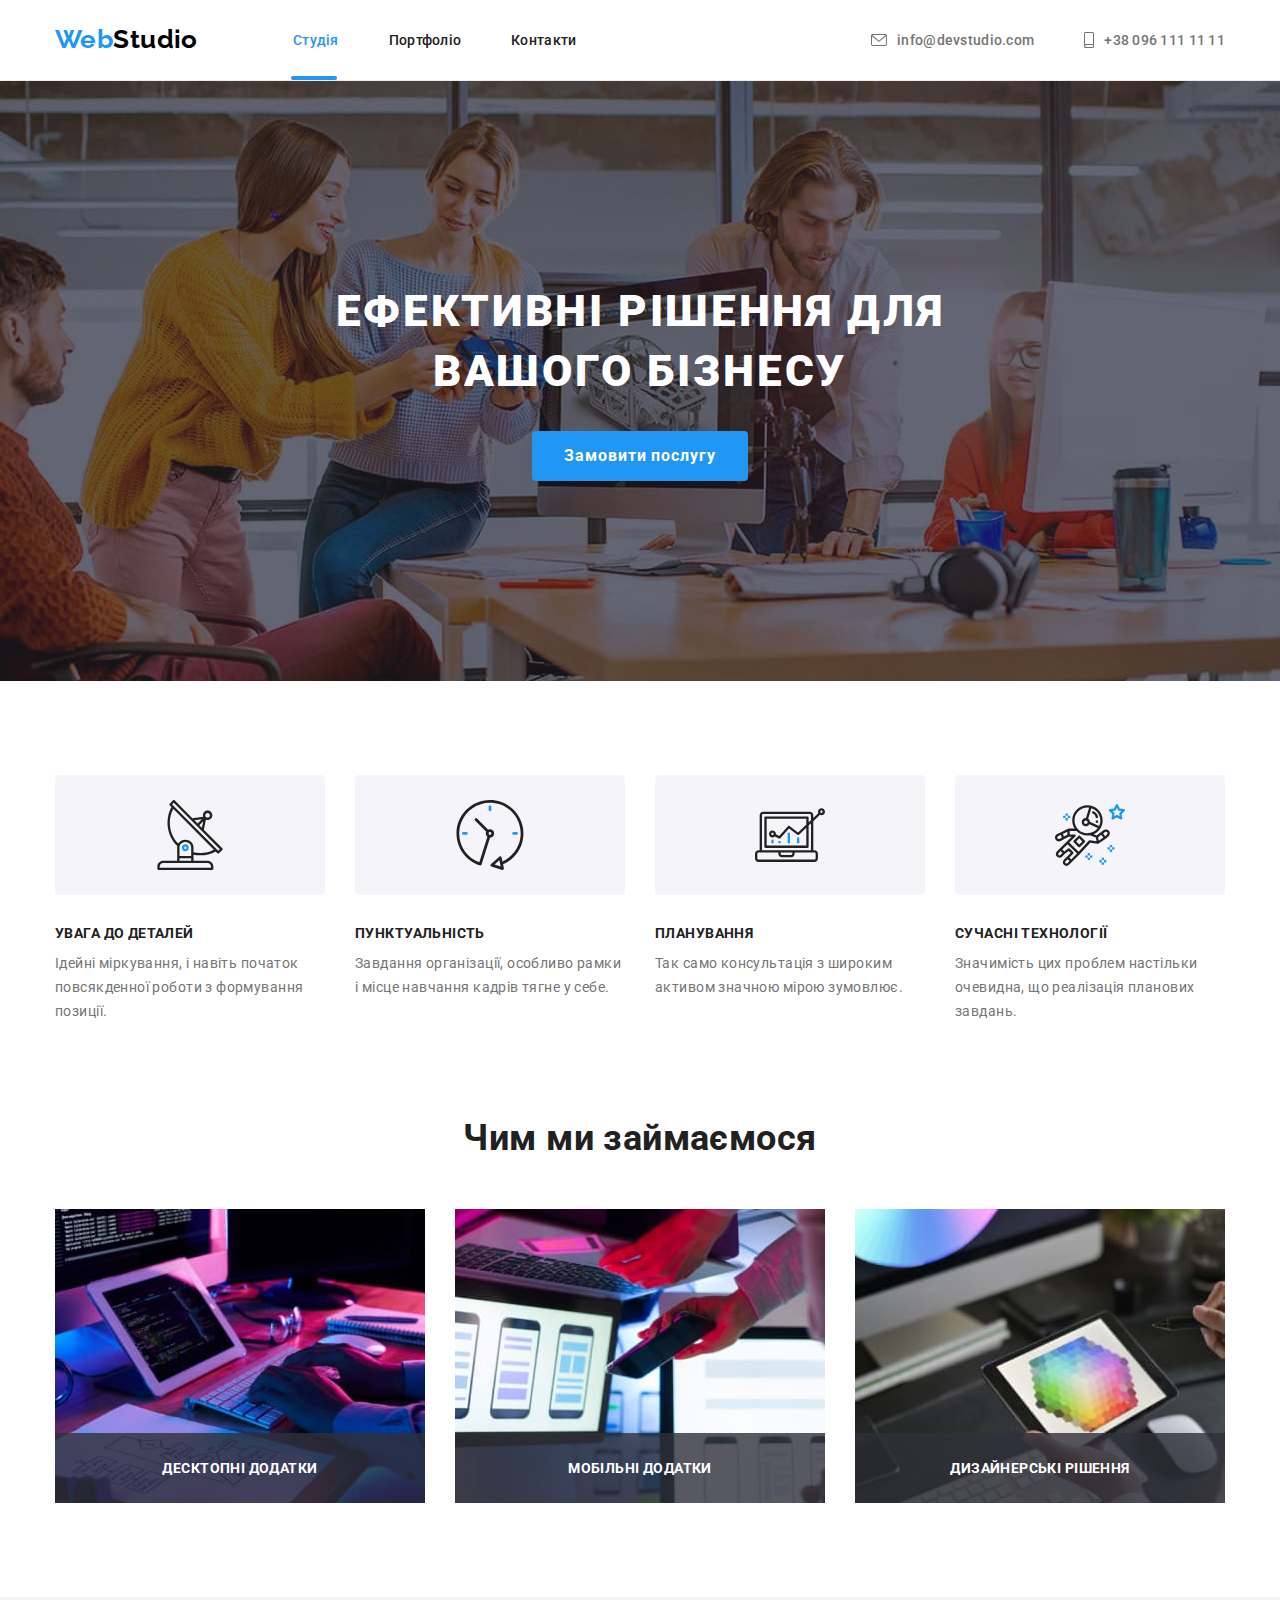
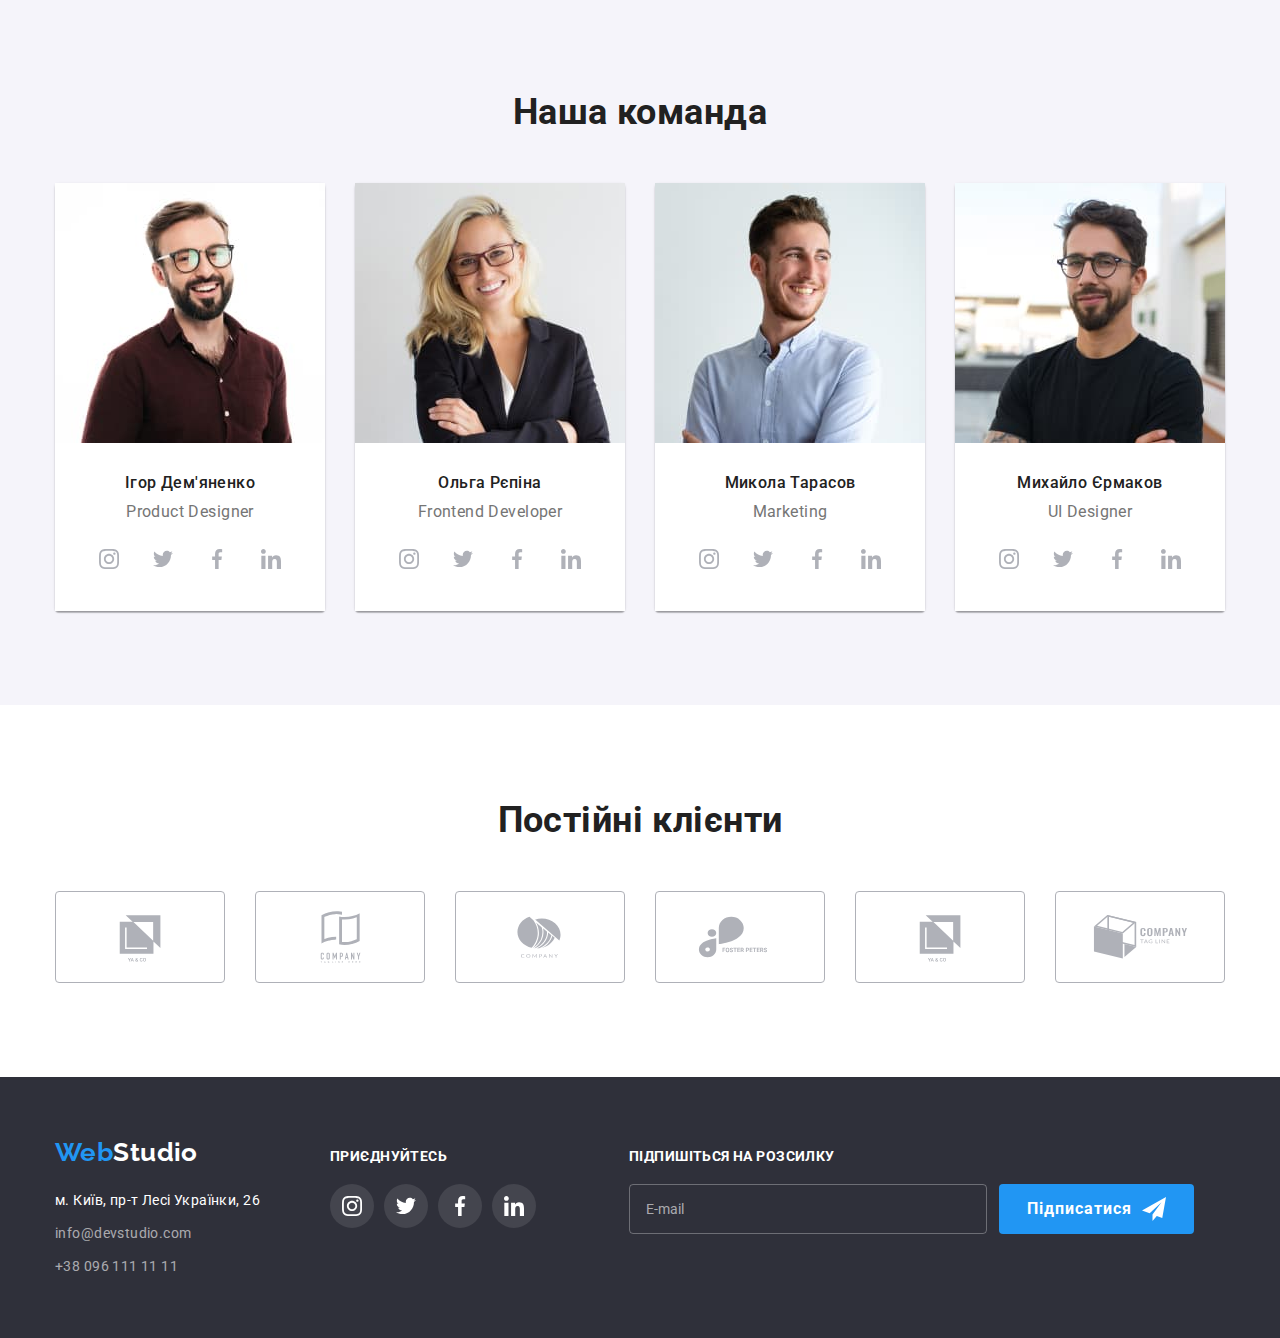
<file: index.html>
<!DOCTYPE html>
<html lang="uk">
  <head>
    <meta charset="UTF-8" />
    <meta http-equiv="X-UA-Compatible" content="IE=edge" />
    <meta name="viewport" content="width=device-width, initial-scale=1.0" />
    <title>WebStudio</title>
    <link rel="preconnect" href="https://fonts.googleapis.com" />
    <link rel="preconnect" href="https://fonts.gstatic.com" crossorigin />
    <link
      href="https://fonts.googleapis.com/css2?family=Raleway:wght@700&family=Roboto:wght@400;500;700;900&display=swap"
      rel="stylesheet"
    />
    <link
      rel="stylesheet"
      href="https://cdnjs.cloudflare.com/ajax/libs/modern-normalize/1.1.0/modern-normalize.min.css"
    />
    <link rel="stylesheet" href="./css/styles.css" />
  </head>
  <body>
    <header class="header">
      <div class="container container-header-nav">
        <nav class="flex-nav">
          <a href="./index.html" class="logo-header">Web<span class="logo-dark">Studio</span></a>
          <ul class="list list-header">
            <li>
              <a href="./index.html" class="nav-link current">Студія</a>
            </li>
            <li>
              <a href="./portfolio.html" class="nav-link">Портфоліо</a>
            </li>
            <li>
              <a href="#" class="nav-link">Контакти</a>
            </li>
          </ul>
        </nav>
        <ul class="list list-header list-header-marginauto">
          <li class="flex-mail">
            <a href="mailto:info@devstudio.com" class="mail-link">
              <svg class="icon-logo-header" width="16" height="12">
                <use href="./images/icons.svg#icon-envelope"></use>
              </svg>
              info@devstudio.com
            </a>
          </li>
          <li class="flex-mail">
            <a href="tel:+380961111111" class="header-phone">
              <svg class="icon-logo-header" width="10px" height="16px">
                <use href="./images/icons.svg#icon-smartphone"></use>
              </svg>
              +38 096 111 11 11
            </a>
          </li>
        </ul>
      </div>
    </header>
    <main>
      <section class="section hero-section overlay">
        <div class="container">
          <h1 class="hero-title">Ефективні рішення для вашого бізнесу</h1>
          <button type="button" class="main-button" data-modal-open>Замовити послугу</button>
        </div>
      </section>
      <section class="section primary-section">
        <div class="container primary-section-container">
          <h2 class="visually-hidden">Наші переваги</h2>
          <ul class="list-primary-section">
            <li class="flex-description">
              <div class="icon-description-background">
                <svg width="70px" height="70px">
                  <use href="./images/icons.svg#icon-antenna"></use>
                </svg>
              </div>
              <h3 class="title-description">Увага до деталей</h3>
              <p class="description-benefits">
                Ідейні міркування, і навіть початок повсякденної роботи з формування позиції.
              </p>
            </li>
            <li class="flex-description">
              <div class="icon-description-background">
                <svg width="70px" height="70px">
                  <use href="./images/icons.svg#icon-clock"></use>
                </svg>
              </div>
              <h3 class="title-description">Пунктуальність</h3>
              <p class="description-benefits">
                Завдання організації, особливо рамки і місце навчання кадрів тягне у себе.
              </p>
            </li>
            <li class="flex-description">
              <div class="icon-description-background">
                <svg class="-icon-description" width="70px" height="70px">
                  <use href="./images/icons.svg#icon-diagram"></use>
                </svg>
              </div>
              <h3 class="title-description">Планування</h3>
              <p class="description-benefits">
                Так само консультація з широким активом значною мірою зумовлює.
              </p>
            </li>
            <li class="flex-description">
              <div class="icon-description-background">
                <svg width="70px" height="70px">
                  <use href="./images/icons.svg#icon-astronaut"></use>
                </svg>
              </div>
              <h3 class="title-description">Сучасні технології</h3>
              <p class="description-benefits">
                Значимість цих проблем настільки очевидна, що реалізація планових завдань.
              </p>
            </li>
          </ul>
        </div>
      </section>
      <section class="section main-section">
        <div class="container main-flex-container">
          <h2 class="main-title">Чим ми займаємося</h2>
          <ul class="list main-list-container">
            <li class="flex-list">
              <img src="./images/box-1.jpg" alt="Робота з планшетом і клавіатурою" width="370" />
              <p class="main-text">Десктопні додатки</p>
            </li>
            <li class="flex-list">
              <img src="./images/box-2.jpg" alt="Робота з телефоном і комп'ютером" width="370" />
              <p class="main-text">Мобільні додатки</p>
            </li>
            <li class="flex-list">
              <img src="./images/box-3.jpg" alt="Робота з планшетом" width="370" />
              <p class="main-text">Дизайнерські рішення</p>
            </li>
          </ul>
        </div>
      </section>
      <section class="section secondary-section">
        <div class="container secondary-container secondary-flex-container">
          <h2 class="secondary-title">Наша команда</h2>
          <ul class="list secondary-list-container">
            <li class="item-secondary-flex">
              <img
                src="./images/1-team-player.jpg"
                alt="хлопець в окулярах"
                width="270"
                class="image-secondary-flex"
              />
              <div class="team-box">
                <h3 class="team-box-title">Ігор Дем'яненко</h3>
                <p lang="en" class="discription-command">Product Designer</p>
                <ul class="list net-flex">
                  <li>
                    <a href="#" class="link-net">
                      <svg class="icon icon-instagram" width="20px" height="20px">
                        <use href="./images/icons.svg#icon-instagram"></use>
                      </svg>
                    </a>
                  </li>
                  <li>
                    <a href="#" class="link-net">
                      <svg class="icon icon-twitter" width="20px" height="20px">
                        <use href="./images/icons.svg#icon-twitter"></use>
                      </svg>
                    </a>
                  </li>
                  <li>
                    <a href="#" class="link-net">
                      <svg class="icon icon-twitter" width="20px" height="20px">
                        <use href="./images/icons.svg#icon-facebook"></use>
                      </svg>
                    </a>
                  </li>
                  <li>
                    <a href="#" class="link-net">
                      <svg class="icon icon-twitter" width="20px" height="20px">
                        <use href="./images/icons.svg#icon-linkedin"></use>
                      </svg>
                    </a>
                  </li>
                </ul>
              </div>
            </li>
            <li class="item-secondary-flex">
              <img
                src="./images/2-team-player.jpg"
                alt="Дівчина з білим волоссям"
                width="270"
                class="image-secondary-flex"
              />
              <div class="team-box">
                <h3 class="team-box-title">Ольга Рєпіна</h3>
                <p lang="en" class="discription-command">Frontend Developer</p>
                <ul class="list net-flex">
                  <li>
                    <a href="#" class="link-net">
                      <svg class="icon icon-instagram" width="20px" height="20px">
                        <use href="./images/icons.svg#icon-instagram"></use>
                      </svg>
                    </a>
                  </li>
                  <li>
                    <a href="#" class="link-net">
                      <svg class="icon icon-twitter" width="20px" height="20px">
                        <use href="./images/icons.svg#icon-twitter"></use>
                      </svg>
                    </a>
                  </li>
                  <li>
                    <a href="#" class="link-net">
                      <svg class="icon icon-twitter" width="20px" height="20px">
                        <use href="./images/icons.svg#icon-facebook"></use>
                      </svg>
                    </a>
                  </li>
                  <li>
                    <a href="#" class="link-net">
                      <svg class="icon icon-twitter" width="20px" height="20px">
                        <use href="./images/icons.svg#icon-linkedin"></use>
                      </svg>
                    </a>
                  </li>
                </ul>
              </div>
            </li>
            <li class="item-secondary-flex">
              <img
                src="./images/3-team-player.jpg"
                alt="Хлопець в голубій рубашці"
                width="270"
                class="image-secondary-flex"
              />
              <div class="team-box">
                <h3 class="team-box-title">Микола Тарасов</h3>
                <p lang="en" class="discription-command">Marketing</p>
                <ul class="list net-flex">
                  <li>
                    <a href="#" class="link-net">
                      <svg class="icon" width="20px" height="20px">
                        <use href="./images/icons.svg#icon-instagram"></use>
                      </svg>
                    </a>
                  </li>
                  <li>
                    <a href="#" class="link-net">
                      <svg class="icon" width="20px" height="20px">
                        <use href="./images/icons.svg#icon-twitter"></use>
                      </svg>
                    </a>
                  </li>
                  <li>
                    <a href="#" class="link-net">
                      <svg class="icon" width="20px" height="20px">
                        <use href="./images/icons.svg#icon-facebook"></use>
                      </svg>
                    </a>
                  </li>
                  <li>
                    <a href="#" class="link-net">
                      <svg class="icon" width="20px" height="20px">
                        <use href="./images/icons.svg#icon-linkedin"></use>
                      </svg>
                    </a>
                  </li>
                </ul>
              </div>
            </li>
            <li class="item-secondary-flex">
              <img
                src="./images/4-team-player.jpg"
                alt="Хлопець в коричневій футболці"
                width="270"
                class="image-secondary-flex"
              />
              <div class="team-box">
                <h3 class="team-box-title">Михайло Єрмаков</h3>
                <p lang="en" class="discription-command">UI Designer</p>
                <ul class="list net-flex">
                  <li>
                    <a href="#" class="link-net">
                      <svg class="icon" width="20px" height="20px">
                        <use href="./images/icons.svg#icon-instagram"></use>
                      </svg>
                    </a>
                  </li>
                  <li>
                    <a href="#" class="link-net">
                      <svg class="icon" width="20px" height="20px">
                        <use href="./images/icons.svg#icon-twitter"></use>
                      </svg>
                    </a>
                  </li>
                  <li>
                    <a href="#" class="link-net">
                      <svg class="icon" width="20px" height="20px">
                        <use href="./images/icons.svg#icon-facebook"></use>
                      </svg>
                    </a>
                  </li>
                  <li>
                    <a href="#" class="link-net">
                      <svg class="icon" width="20px" height="20px">
                        <use href="./images/icons.svg#icon-linkedin"></use>
                      </svg>
                    </a>
                  </li>
                </ul>
              </div>
            </li>
          </ul>
        </div>
      </section>
      <section class="section">
        <div class="container">
          <h2 class="text-clients">Постійні клієнти</h2>
          <ul class="list clients-flex">
            <li>
              <a href="#" class="link-logo-clients icon-clients-border">
                <svg class="icon-logo-clients" width="106px" height="60px">
                  <use href="./images/icons.svg#icon-logo"></use>
                </svg>
              </a>
            </li>
            <li>
              <a href="#" class="link-logo-clients icon-clients-border">
                <svg class="icon-logo-clients" width="106px" height="60px">
                  <use href="./images/icons.svg#icon-logo-1"></use>
                </svg>
              </a>
            </li>
            <li>
              <a href="#" class="link-logo-clients icon-clients-border">
                <svg class="icon-logo-clients" width="106px" height="60px">
                  <use href="./images/icons.svg#icon-logo-2"></use>
                </svg>
              </a>
            </li>
            <li>
              <a href="#" class="link-logo-clients icon-clients-border">
                <svg class="icon-logo-clients" width="106px" height="60px">
                  <use href="./images/icons.svg#icon-logo-3"></use>
                </svg>
              </a>
            </li>
            <li>
              <a href="#" class="link-logo-clients icon-clients-border">
                <svg class="icon-logo-clients" width="106px" height="60px">
                  <use href="./images/icons.svg#icon-logo-4"></use>
                </svg>
              </a>
            </li>
            <li>
              <a href="#" class="link-logo-clients icon-clients-border">
                <svg class="icon-logo-clients" width="106" height="60">
                  <use href="./images/icons.svg#icon-Logo-5"></use>
                </svg>
              </a>
            </li>
          </ul>
        </div>
      </section>
    </main>
    <footer class="footer">
      <div class="container main-flex-footer">
        <div class="flex-footer-nav">
          <a href="./index.html" class="logo-footer">Web<span class="logo-light">Studio</span></a>
          <address class="flex-footer-adress">
            <ul class="list">
              <li class="footer-adress">
                <a
                  href="https://goo.gl/maps/sygjHCtaj6LVPZhWA"
                  target="_blank"
                  rel="noopener noreferrer nofollow"
                  class="footer-adress-link"
                  >м. Київ, пр-т Лесі Українки, 26</a
                >
              </li>
              <li class="footer-contacts">
                <a
                  href="mailto:info@devstudio.com"
                  target="_blank"
                  rel="noopener noreferrer nofollow"
                  class="footer-link"
                  >info@devstudio.com
                </a>
              </li>
              <li class="footer-contacts footer-contacts-nomargin">
                <a
                  href="tel:+380961111111"
                  target="_blank"
                  rel="noopener noreferrer nofollow"
                  class="footer-link"
                  >+38 096 111 11 11
                </a>
              </li>
            </ul>
          </address>
        </div>
        <div class="net-flex net-flex-footer">
          <p class="net-text">Приєднуйтесь</p>
          <ul class="list net-flex">
            <li>
              <a href="#" class="link-net link-net-footer">
                <svg class="icon icon-footer icon-instagram" width="20px" height="20px">
                  <use href="./images/icons.svg#icon-instagram"></use>
                </svg>
              </a>
            </li>
            <li>
              <a href="#" class="link-net link-net-footer">
                <svg class="icon icon-footer icon-twitter" width="20px" height="20px">
                  <use href="./images/icons.svg#icon-twitter"></use>
                </svg>
              </a>
            </li>
            <li>
              <a href="#" class="link-net link-net-footer">
                <svg class="icon icon-footer icon-twitter" width="20px" height="20px">
                  <use href="./images/icons.svg#icon-facebook"></use>
                </svg>
              </a>
            </li>
            <li>
              <a href="#" class="link-net link-net link-net-footer">
                <svg class="icon icon-footer icon-twitter" width="20px" height="20px">
                  <use href="./images/icons.svg#icon-linkedin"></use>
                </svg>
              </a>
            </li>
          </ul>
        </div>
        <form class="form-footer">
          <p class="text-form-footer">Підпишіться на розсилку</p>
          <div class="field-form-footer">
            <label class="label-form-footer visually-hidden" for="form-follow-footer">Email</label>
            <input
              class="form-follow-footer"
              type="email"
              id="form-follow-footer"
              name="email"
              placeholder="E-mail"
            />
            <button class="button-footer" type="submit">
              Підписатися
              <svg class="button-footer-icon" width="24px" height="24px">
                <use href="./images/icons.svg#icon-send"></use>
              </svg>
            </button>
          </div>
        </form>
      </div>
    </footer>
    <div class="backdrop is-hidden" data-modal>
      <div class="modal">
        <form class="contact-form">
          <p class="modal-title">Залиште свої дані, ми вам передзвонимо</p>
          <button class="button-close-modal" data-modal-close>
            <svg width="18" height="18">
              <use href="./images/icons.svg#icon-close-modal "></use>
            </svg>
          </button>
          <div class="form-field">
            <label class="form-label" for="person-name">Ім'я</label>
            <div class="form-control">
              <input class="form-input" id="person-name" type="text" name="person-name" />
              <svg class="form-icon" width="18" height="18">
                <use href="./images/icons.svg#icon-person-modal"></use>
              </svg>
            </div>
          </div>
          <div class="form-field">
            <label class="form-label" for="person-tel">Телефон</label>
            <div class="form-control">
              <input class="form-input" id="person-tel" type="tel" name="person-tel" />
              <svg class="form-icon" width="18" height="18">
                <use href="./images/icons.svg#icon-phone-modal"></use>
              </svg>
            </div>
          </div>
          <div class="form-field">
            <label class="form-label" for="person-mail">Пошта</label>
            <div class="form-control">
              <input class="form-input" id="person-mail" type="email" name="person-mail" />
              <svg class="form-icon" width="18" height="18">
                <use href="./images/icons.svg#icon-email-modal"></use>
              </svg>
            </div>
          </div>
          <div class="form-field-textarea">
            <label class="form-label" for="person-comment">Коментар</label>
            <textarea
              class="form-textarea"
              id="person-comment"
              placeholder="Введіть текст"
              name="person-comment"
            ></textarea>
          </div>
          <div class="form-field-checkbox">
            <input
              class="checkbox-input visually-hidden"
              id="terms-checkbox"
              type="checkbox"
              name="terms-checkbox"
            />
            <svg class="form-icon-checkbox" width="16" height="15">
              <use href="./images/icons.svg#icon-check-modal"></use>
            </svg>
            <label class="checkbox-label" for="terms-checkbox"
              >Погоджуюся з розсилкою та приймаю
              <a class="checkbox-link" href="#"> Умови договору</a>
            </label>
          </div>
          <button type="submit" class="form-button">Відправити</button>
        </form>
      </div>
    </div>
    <script src="./js/modal.js"></script>
  </body>
</html>
</file>
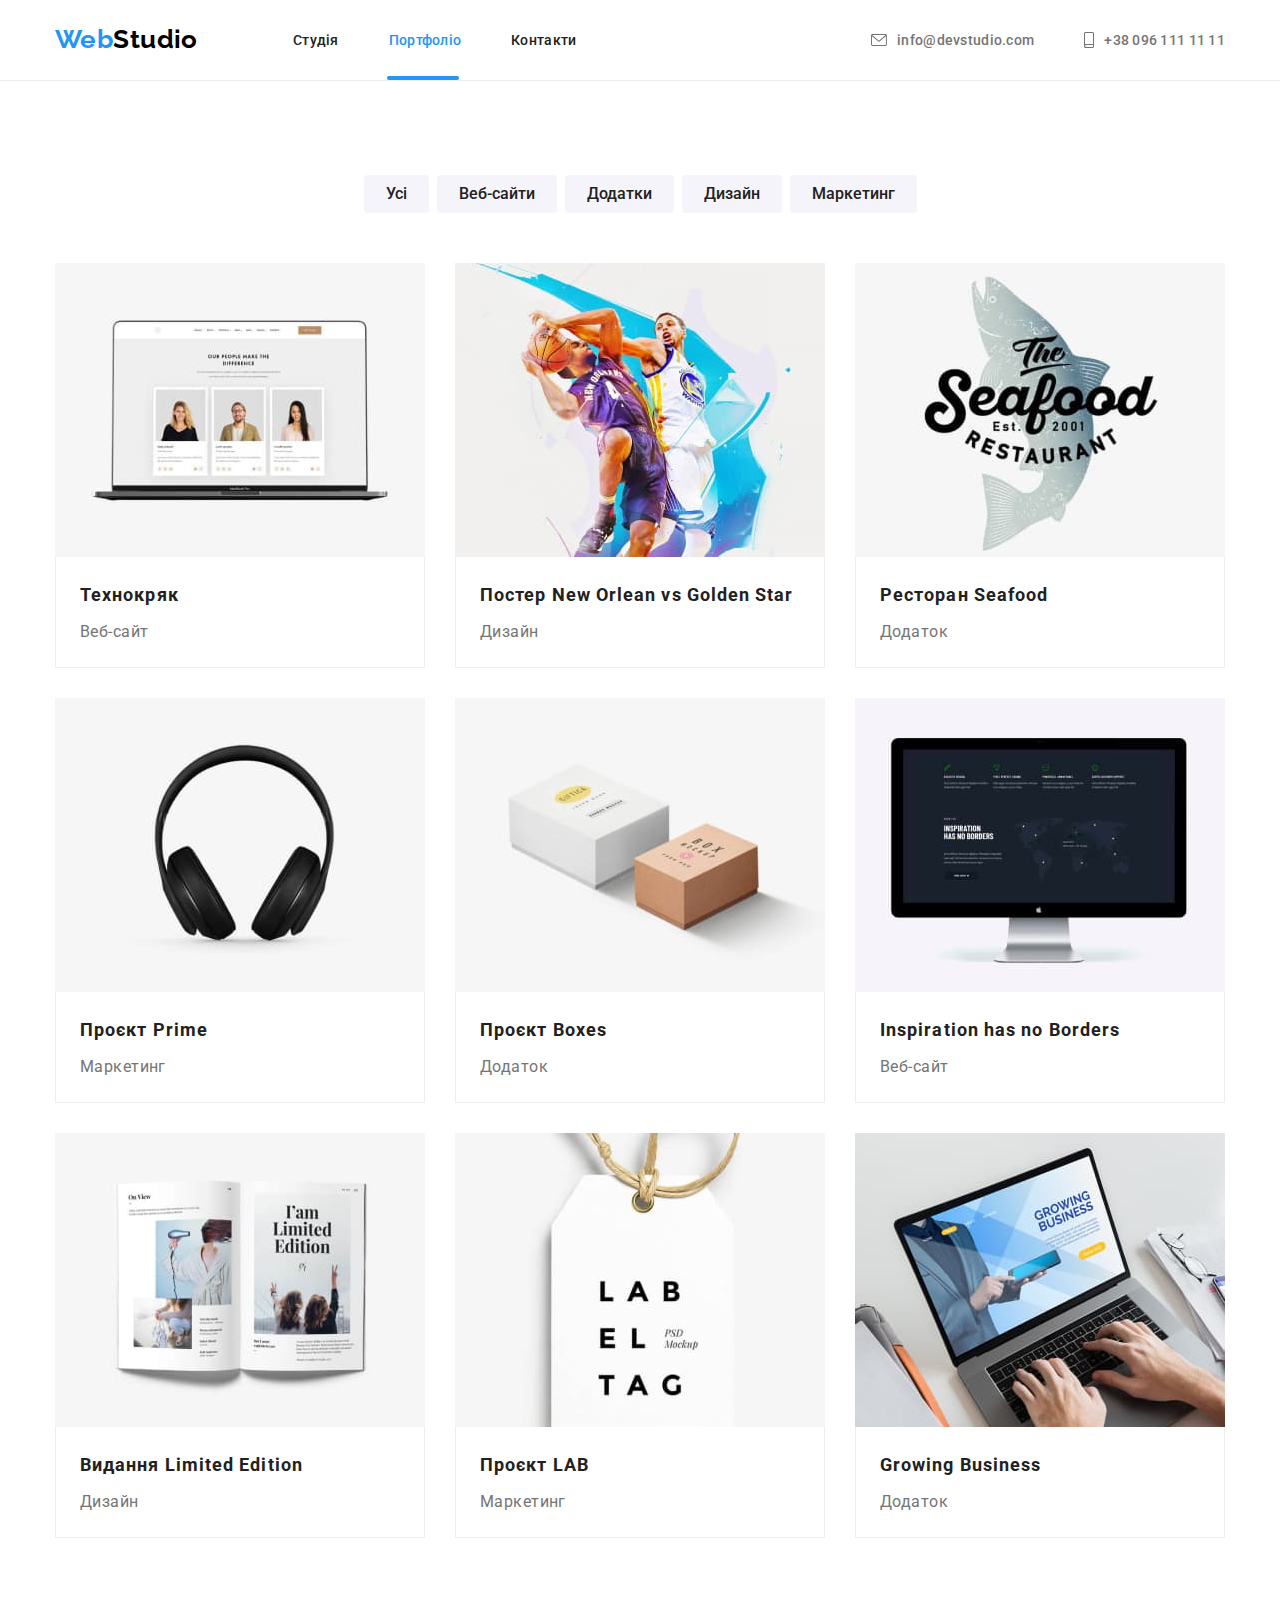
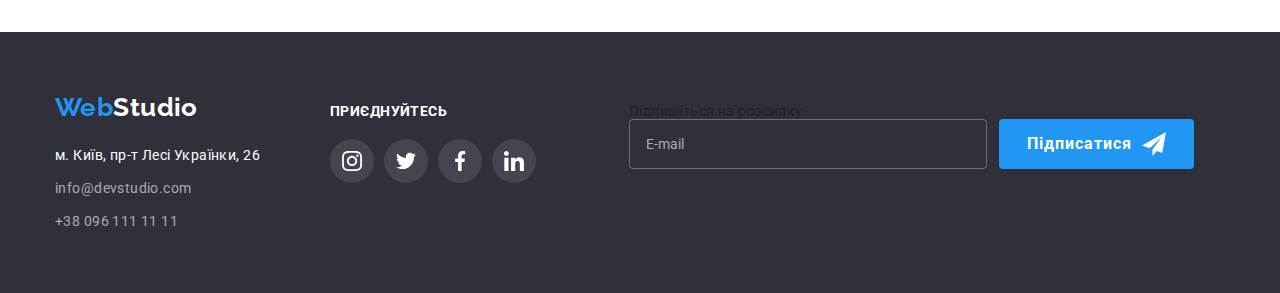
<file: portfolio.html>
<!DOCTYPE html>
<html lang="uk">
  <head>
    <meta charset="UTF-8" />
    <meta http-equiv="X-UA-Compatible" content="IE=edge" />
    <meta name="viewport" content="width=device-width, initial-scale=1.0" />
    <title>WebStudio</title>
    <link rel="preconnect" href="https://fonts.googleapis.com" />
    <link rel="preconnect" href="https://fonts.gstatic.com" crossorigin />
    <link
      href="https://fonts.googleapis.com/css2?family=Raleway:wght@700&family=Roboto:wght@400;500;700;900&display=swap"
      rel="stylesheet"
    />
    <link
      rel="stylesheet"
      href="https://cdnjs.cloudflare.com/ajax/libs/modern-normalize/1.1.0/modern-normalize.min.css"
    />
    <link rel="stylesheet" href="./css/styles.css" />
  </head>
  <body>
    <header class="header">
      <div class="container container-header-nav">
        <nav class="flex-nav">
          <a href="./index.html" class="logo-header">Web<span class="logo-dark">Studio</span></a>
          <ul class="list list-header">
            <li>
              <a href="./index.html" class="nav-link">Студія</a>
            </li>
            <li>
              <a href="./portfolio.html" class="nav-link current">Портфоліо</a>
            </li>
            <li>
              <a href="#" class="nav-link">Контакти</a>
            </li>
          </ul>
        </nav>
        <ul class="list list-header list-header-marginauto">
          <li class="flex-mail">
            <a href="mailto:info@devstudio.com" class="mail-link">
              <svg class="icon-logo-header" width="16" height="12">
                <use href="./images/icons.svg#icon-envelope"></use>
              </svg>
              info@devstudio.com
            </a>
          </li>
          <li class="flex-mail">
            <a href="tel:+380961111111" class="header-phone">
              <svg class="icon-logo-header" width="10px" height="16px">
                <use href="./images/icons.svg#icon-smartphone"></use>
              </svg>
              +38 096 111 11 11
            </a>
          </li>
        </ul>
      </div>
    </header>
    <main>
      <section class="section main-section-portfolio">
        <div class="container">
          <h1 lang="en" class="hero-portfolio-title visually-hidden">
            Основні напрямки діяльності компанії WebStudio
          </h1>
          <ul class="list secondary-buttons">
            <li class="item-secondary-button">
              <button type="button" class="secondary-button">Усі</button>
            </li>
            <li class="item-secondary-button">
              <button type="button" class="secondary-button">Веб-сайти</button>
            </li>
            <li class="item-secondary-button">
              <button type="button" class="secondary-button">Додатки</button>
            </li>
            <li class="item-secondary-button">
              <button type="button" class="secondary-button">Дизайн</button>
            </li>
            <li class="item-secondary-button">
              <button type="button" class="secondary-button">Маркетинг</button>
            </li>
          </ul>
          <ul class="list list-prtfolio-flex">
            <li class="item-prtfolio-flex">
              <a
                href="#"
                target="_blank"
                rel="noopener noreferrer nofollow"
                class="link-decoration-portfolio"
              >
                <div class="thumb-card">
                  <img
                    src="./images/portfolio-1-laptop-whith-open-site.jpg"
                    alt="Сайт відкритий на ноутбуці"
                    width="370"
                  />
                  <p class="overlay-text-decoration">
                    Ресурс пропонує комплексні пропозиції з різним рівнем функціоналу та сервісів.
                    Все це дозволить відвідувачу отримати вичерпні відомості про компанію чи
                    приватну особу.
                  </p>
                </div>
                <div class="item-prtfolio-flexpart">
                  <h2 class="title-item-card">Технокряк</h2>
                  <p class="project-description">Веб-сайт</p>
                </div>
              </a>
            </li>
            <li class="item-prtfolio-flex">
              <a
                href="#"
                target="_blank"
                rel="noopener noreferrer nofollow"
                class="link-decoration-portfolio"
              >
                <div class="thumb-card">
                  <img
                    src="./images/portfolio-2-basketball-players.jpg"
                    alt="Два баскетболісти"
                    width="370"
                  />
                  <p class="overlay-text-decoration">
                    Ресурс пропонує комплексні пропозиції з різним рівнем функціоналу та сервісів.
                    Все це дозволить відвідувачу отримати вичерпні відомості про компанію чи
                    приватну особу.
                  </p>
                </div>
                <div class="item-prtfolio-flexpart">
                  <h2 lang="en" class="title-item-card">Постер New Orlean vs Golden Star</h2>
                  <p class="project-description">Дизайн</p>
                </div>
              </a>
            </li>
            <li class="item-prtfolio-flex">
              <a
                href="#"
                target="_blank"
                rel="noopener noreferrer nofollow"
                class="link-decoration-portfolio"
              >
                <div class="thumb-card">
                  <img src="./images/portfolio-3-logo-seafood.jpg" alt="Сіра риба" width="370" />
                  <p class="overlay-text-decoration">
                    Ресурс пропонує комплексні пропозиції з різним рівнем функціоналу та сервісів.
                    Все це дозволить відвідувачу отримати вичерпні відомості про компанію чи
                    приватну особу.
                  </p>
                </div>
                <div class="item-prtfolio-flexpart">
                  <h2 lang="en" class="title-item-card">Ресторан Seafood</h2>
                  <p class="project-description">Додаток</p>
                </div>
              </a>
            </li>
            <li class="item-prtfolio-flex">
              <a
                href="#"
                target="_blank"
                rel="noopener noreferrer nofollow"
                class="link-decoration-portfolio"
              >
                <div class="thumb-card">
                  <img
                    src="./images/portfolio-4-headphone.jpg"
                    alt="Великі чорні навушники"
                    width="370"
                  />
                  <p class="overlay-text-decoration">
                    Ресурс пропонує комплексні пропозиції з різним рівнем функціоналу та сервісів.
                    Все це дозволить відвідувачу отримати вичерпні відомості про компанію чи
                    приватну особу.
                  </p>
                </div>
                <div class="item-prtfolio-flexpart">
                  <h2 lang="en" class="title-item-card">Проєкт Prime</h2>
                  <p class="project-description">Маркетинг</p>
                </div>
              </a>
            </li>
            <li class="item-prtfolio-flex">
              <a
                href="#"
                target="_blank"
                rel="noopener noreferrer nofollow"
                class="link-decoration-portfolio"
              >
                <div class="thumb-card">
                  <img
                    src="./images/portfolio-5-two-boxes.jpg"
                    alt="Дві коробки, біла і сіра"
                    width="370"
                  />
                  <p class="overlay-text-decoration">
                    Ресурс пропонує комплексні пропозиції з різним рівнем функціоналу та сервісів.
                    Все це дозволить відвідувачу отримати вичерпні відомості про компанію чи
                    приватну особу.
                  </p>
                </div>
                <div class="item-prtfolio-flexpart">
                  <h2 lang="en" class="title-item-card">Проєкт Boxes</h2>
                  <p class="project-description">Додаток</p>
                </div>
              </a>
            </li>
            <li class="item-prtfolio-flex">
              <a
                href="#"
                target="_blank"
                rel="noopener noreferrer nofollow"
                class="link-decoration-portfolio"
              >
                <div class="thumb-card">
                  <img
                    src="./images/portfolio-6-monitor.jpg"
                    alt="Великий робочий монітор"
                    width="370"
                  />
                  <p class="overlay-text-decoration">
                    Ресурс пропонує комплексні пропозиції з різним рівнем функціоналу та сервісів.
                    Все це дозволить відвідувачу отримати вичерпні відомості про компанію чи
                    приватну особу.
                  </p>
                </div>
                <div class="item-prtfolio-flexpart">
                  <h2 lang="en" class="title-item-card">Inspiration has no Borders</h2>
                  <p class="project-description">Веб-сайт</p>
                </div>
              </a>
            </li>
            <li class="item-prtfolio-flex">
              <a
                href="#"
                target="_blank"
                rel="noopener noreferrer nofollow"
                class="link-decoration-portfolio"
              >
                <div class="thumb-card">
                  <img
                    src="./images/portfolio-7-opened-book.jpg"
                    alt="Відкрита книга"
                    width="370"
                  />
                  <p class="overlay-text-decoration">
                    Ресурс пропонує комплексні пропозиції з різним рівнем функціоналу та сервісів.
                    Все це дозволить відвідувачу отримати вичерпні відомості про компанію чи
                    приватну особу.
                  </p>
                </div>
                <div class="item-prtfolio-flexpart">
                  <h2 lang="en" class="title-item-card">Видання Limited Edition</h2>
                  <p class="project-description">Дизайн</p>
                </div>
              </a>
            </li>
            <li class="item-prtfolio-flex">
              <a
                href="#"
                target="_blank"
                rel="noopener noreferrer nofollow"
                class="link-decoration-portfolio"
              >
                <div class="thumb-card">
                  <img
                    src="./images/portfolio-8-card-symbols.jpg"
                    alt="Картка з мотузкою і символами"
                    width="370"
                  />
                  <p class="overlay-text-decoration">
                    Ресурс пропонує комплексні пропозиції з різним рівнем функціоналу та сервісів.
                    Все це дозволить відвідувачу отримати вичерпні відомості про компанію чи
                    приватну особу.
                  </p>
                </div>
                <div class="item-prtfolio-flexpart">
                  <h2 lang="en" class="title-item-card">Проєкт LAB</h2>
                  <p class="project-description">Маркетинг</p>
                </div>
              </a>
            </li>
            <li class="item-prtfolio-flex">
              <a
                href="#"
                target="_blank"
                rel="noopener noreferrer nofollow"
                class="link-decoration-portfolio"
              >
                <div class="thumb-card">
                  <img
                    src="./images/portfolio-9-work-whith-laptop.jpg"
                    alt="Робота за ноутбуком"
                    width="370"
                  />
                  <p class="overlay-text-decoration">
                    Ресурс пропонує комплексні пропозиції з різним рівнем функціоналу та сервісів.
                    Все це дозволить відвідувачу отримати вичерпні відомості про компанію чи
                    приватну особу.
                  </p>
                </div>
                <div class="item-prtfolio-flexpart">
                  <h2 lang="en" class="title-item-card">Growing Business</h2>
                  <p class="project-description">Додаток</p>
                </div>
              </a>
            </li>
          </ul>
        </div>
      </section>
    </main>
    <footer class="footer">
      <div class="container main-flex-footer">
        <div class="flex-footer-nav">
          <a href="./index.html" class="logo-footer">Web<span class="logo-light">Studio</span></a>
          <address class="flex-footer-adress">
            <ul class="list">
              <li class="footer-adress">
                <a
                  href="https://goo.gl/maps/sygjHCtaj6LVPZhWA"
                  target="_blank"
                  rel="noopener noreferrer nofollow"
                  class="footer-adress-link"
                  >м. Київ, пр-т Лесі Українки, 26</a
                >
              </li>
              <li class="footer-contacts">
                <a
                  href="mailto:info@devstudio.com"
                  target="_blank"
                  rel="noopener noreferrer nofollow"
                  class="footer-link"
                  >info@devstudio.com
                </a>
              </li>
              <li class="footer-contacts footer-contacts-nomargin">
                <a
                  href="tel:+380961111111"
                  target="_blank"
                  rel="noopener noreferrer nofollow"
                  class="footer-link"
                  >+38 096 111 11 11
                </a>
              </li>
            </ul>
          </address>
        </div>
        <div class="net-flex net-flex-footer">
          <p class="net-text">Приєднуйтесь</p>
          <ul class="list net-flex">
            <li>
              <a href="#" class="link-net link-net-footer">
                <svg class="icon icon-footer icon-instagram" width="20px" height="20px">
                  <use href="./images/icons.svg#icon-instagram"></use>
                </svg>
              </a>
            </li>
            <li>
              <a href="#" class="link-net link-net-footer">
                <svg class="icon icon-footer icon-twitter" width="20px" height="20px">
                  <use href="./images/icons.svg#icon-twitter"></use>
                </svg>
              </a>
            </li>
            <li>
              <a href="#" class="link-net link-net-footer">
                <svg class="icon icon-footer icon-twitter" width="20px" height="20px">
                  <use href="./images/icons.svg#icon-facebook"></use>
                </svg>
              </a>
            </li>
            <li>
              <a href="#" class="link-net link-net link-net-footer">
                <svg class="icon icon-footer icon-twitter" width="20px" height="20px">
                  <use href="./images/icons.svg#icon-linkedin"></use>
                </svg>
              </a>
            </li>
          </ul>
        </div>
        <form class="form-footer">
          <label class="label-form-footer" for="form-follow-footer"> Підпишіться на розсилку</label>
          <div class="field-form-footer">
            <input
              class="form-follow-footer"
              type="email"
              id="form-follow-footer"
              name="email"
              placeholder="E-mail"
            />
            <button class="button-footer" type="submit">
              Підписатися
              <svg class="button-footer-icon" width="24px" height="24px">
                <use href="./images/icons.svg#icon-send"></use>
              </svg>
            </button>
          </div>
        </form>
      </div>
    </footer>
  </body>
</html>
</file>
<file: css/styles.css>
:root {
  --primary-color: #212121;
  --hero-color: #ffffff;
  --secondary-color: #757575;
  --accent-color: #2196f3;
  --logo-dak-color: #000000;
  --icons-hover-color: #2196f3;
  --accent-background-color: #188ce8;
  --hero-background-color: #2f303a;
  --primary-background-color: #ffffff;
  --secondary-background-color: #f5f4fa;
  --footer-background-color: #2f303f;
  --svg-background-color: #f5f4fa;
  --svg-net-color: #afb1b8;
  --image-background-color: rgba(47, 48, 58, 0.8);
  --modal-background-color: rgba(0, 0, 0, 0.2);
  --footer-mail-phone-color: rgba(255, 255, 255, 0.6);
  --border-color-portfolio: #eeeeee;
  --border-color-header: #ececec;
  --input-border: rgba(33, 33, 33, 0.2);
  --input-placeholder-footer: rgba(255, 255, 255, 0.6);
  --card-portfolio-gap: 30px;
}

body {
  color: var(--primary-color);
  background-color: var(--primary-background-color);

  font-family: 'Roboto', sans-serif;
  font-size: 14px;
  line-height: calc(16 / 14);
  letter-spacing: 0.03em;
}

/* обнуляє відступи для h, p ul */

h1,
h2,
h3,
h4,
h5,
h6,
p,
ul {
  margin: 0;
  padding: 0;
}
/* Робить зображення блоковим елементом, задає максимальну ширину */
img {
  display: block;
  max-width: 100%;
  height: auto;
}

.list {
  list-style: none;
  margin: 0;
  padding: 0;
}

.section {
  padding: 94px 0;
}

.container {
  width: 100%;
  max-width: 1200px;
  margin: 0 auto;
  padding: 0 15px;
}

/* Header */
.header {
  background-color: var(--primary-background-color);
  border-bottom: 1px solid var(--border-color-header);
}

/* Логотип в Хедері */

.logo-header {
  display: flex;
  margin-right: 93px;
  padding-top: 24px;
  padding-bottom: 25px;

  width: 145px;

  color: var(--accent-color);

  font-family: 'Raleway', sans-serif;
  font-weight: 700;
  font-size: 26px;
  line-height: calc(31 / 26);

  text-decoration: none;
  transition: color 250ms cubic-bezier(0.4, 0, 0.2, 1);
}

.logo-dark {
  color: var(--logo-dak-color);
  transition: color 250ms cubic-bezier(0.4, 0, 0.2, 1);
}
.logo-header:hover .logo-dark {
  color: var(--accent-color);
}
.logo-header:focus .logo-dark {
  color: var(--accent-color);
}
/* Навігація в Хедері */

.container-header-nav {
  display: flex;
  align-items: center;
}

.flex-nav {
  display: flex;
  align-items: center;

  background-color: var(--primary-background-color);
}

.nav-link {
  display: block;
  padding-top: 32px;
  padding-bottom: 32px;

  color: var(--primary-color);

  font-weight: 500;
  letter-spacing: 0.02em;

  text-decoration: none;

  text-decoration: none;

  transition: color 250ms cubic-bezier(0.4, 0, 0.2, 1);
}

.nav-link:hover {
  color: var(--accent-color);
}

.nav-link:focus {
  color: var(--accent-color);
}

.nav-link.current {
  color: var(--accent-color);
  position: relative;
}

/* Нижнє підкреслення у Хедер під посиланням Студія */
.current {
  position: relative;
}

.current::after {
  display: block;
  content: '';
  width: 100%;
  height: 4px;
  background-color: var(--accent-color);
  border-radius: 2px;

  position: absolute;
  top: 76px;
  left: -2px;

  transition: opacity 250ms cubic-bezier(0.4, 0, 0.2, 1);
}

/* Список в Хедері */

.list-header {
  display: flex;
  flex-shrink: 0;
}

.list-header li:not(:last-child) {
  margin-right: 50px;
}

/* Email в header */

.list-header-marginauto {
  margin-left: auto;
}
.mail-link {
  display: flex;
  align-items: center;
  padding-bottom: 32px;
  padding-top: 32px;
  fill: var(--secondary-color);
  /* gap: 10px; */
  color: var(--secondary-color);

  font-weight: 500;
  letter-spacing: 0.02em;

  text-decoration: none;

  /* Робить ховер анімованим*/
  transition: color 250ms cubic-bezier(0.4, 0, 0.2, 1), fill 250ms cubic-bezier(0.4, 0, 0.2, 1);
}

.mail-link:hover {
  color: var(--accent-color);
  fill: var(--accent-color);
}
.mail-link:focus {
  color: var(--accent-color);
  fill: var(--accent-color);
}

.flex-mail {
  display: flex;
  align-items: center;
  justify-content: center;
}

/* Іконки в Хедері */

.icon-logo-header {
  margin-right: 10px;
}

/* Телефон в header */

.header-phone {
  display: flex;
  text-align: center;
  padding-top: 32px;
  padding-bottom: 32px;
  fill: var(--secondary-color);
  /* gap: 10px; */

  color: var(--secondary-color);

  font-weight: 500;
  letter-spacing: 0.02em;

  text-decoration: none;
  text-decoration: none;

  transition: color 250ms cubic-bezier(0.4, 0, 0.2, 1), fill 250ms cubic-bezier(0.4, 0, 0.2, 1);
}

.header-phone:hover {
  color: var(--accent-color);
  fill: var(--accent-color);
}

.header-phone:focus {
  color: var(--accent-color);
  fill: var(--accent-color);
}

/* Cекція hero */

.hero-section {
  text-align: center;
  padding-top: 200px;
  padding-bottom: 200px;

  background-color: var(--hero-background-color);
}

/* Overlay */
.overlay {
  height: 600px;
  max-width: 1600px;
  margin-left: auto;
  margin-right: auto;
  background-image: linear-gradient(rgba(47, 48, 58, 0.4), rgba(47, 48, 58, 0.4)),
    url(../images/background-image-hero.jpg);

  background-repeat: no-repeat;
  background-position: center;
  background-size: cover;
}

.hero-title {
  margin: 0 auto 30px;
  max-width: 696px;

  color: var(--hero-color);

  font-weight: 900;
  font-size: 44px;
  line-height: calc(60 / 44);

  letter-spacing: 0.06em;
  text-transform: uppercase;
}
/* Кнопка на головній сторінці */

.main-button {
  max-width: 280px;
  margin: 0 auto;
  padding: 10px 32px;
  border: 0;
  border-radius: 4px;

  color: var(--hero-color);
  background-color: var(--accent-color);

  font-family: inherit;
  font-weight: 700;
  font-size: 16px;
  line-height: calc(30 / 16);

  letter-spacing: 0.06em;

  cursor: pointer;

  transition: color 250ms cubic-bezier(0.4, 0, 0.2, 1),
    background-color 250ms cubic-bezier(0.4, 0, 0.2, 1);
}

.main-button:hover {
  color: var(--hero-color);
  background-color: var(--accent-background-color);
}
.main-button:focus {
  color: var(--hero-color);
  background-color: var(--accent-background-color);

  /* outline: none; */
}

/* Секція:"Наші переваги"  */

/*Приховує текст заголовку */

.visually-hidden {
  position: absolute;
  white-space: nowrap;
  width: 1px;
  height: 1px;
  overflow: hidden;
  border: 0;
  padding: 0;
  clip: rect(0 0 0 0);
  clip-path: inset(50%);
  margin: -1px;
}

/* Оформлення бекграунду*/

.primary-section {
  background-color: var(--hero-color);
}

/* Контейнер для флексів в головній секції Наші переваги*/

.primary-section-container {
  display: flex;
}
.list-primary-section {
  display: flex;
  flex-wrap: wrap;

  margin-top: calc(-1 * var(--card-portfolio-gap));
  margin-left: calc(-1 * var(--card-portfolio-gap));

  list-style: none;
}

.flex-description {
  display: flex;
  flex-direction: column;
  width: 270px;

  margin-top: var(--card-portfolio-gap);
  margin-left: var(--card-portfolio-gap);
  flex-basis: calc(100% / 4 - var(--card-portfolio-gap));
}

.icon-description-background {
  height: 120px;
  max-width: 100%;
  padding: 25px 100px;
  margin-bottom: 30px;
  background-color: var(--svg-background-color);
  border-radius: 4px;
}

.title-description {
  margin-bottom: 10px;

  text-transform: uppercase;
  font-size: 14px;
}

.description-benefits {
  color: var(--secondary-color);

  line-height: calc(24 / 14);
}

/* Флекси + серія фотографій з секції: "Чим ми займаємось" на головній сторінці*/

.main-section {
  background-color: var(--hero-color);
  padding-top: 0;
}
.main-title {
  text-align: center;
  margin-bottom: 50px;

  font-size: 36px;
  line-height: calc(42 / 36);
}
.main-flex-container {
  display: flex;
  flex-direction: column;
  justify-content: flex-start;
}
.main-list-container {
  display: flex;
  flex-direction: row;
  justify-content: flex-start;
  /* gap: 30px;
    flex-basis: calc((100%-60px) / 3); */

  margin-top: calc(-1 * var(--card-portfolio-gap));
  margin-left: calc(-1 * var(--card-portfolio-gap));
}
.flex-list {
  display: flex;

  /* gap: 30px;
    flex-basis: calc((100%-60px) / 3); */
  margin-top: var(--card-portfolio-gap);
  margin-left: var(--card-portfolio-gap);
  flex-basis: calc(100% / 3 - var(--card-portfolio-gap));

  position: relative;
}
/* Позиціонування тексту відносно зображення в секції Чим ми займаємось
 */

.main-text {
  display: flex;
  align-items: center;
  justify-content: center;
  position: absolute;
  bottom: 0px;
  left: 0px;
  width: 100%;
  height: 70px;
  /* z-index: 1; */

  color: var(--hero-color);
  background-color: var(--image-background-color);

  font-weight: 700;
  line-height: calc(16 / 14);
  letter-spacing: 0.03em;
  text-transform: uppercase;
}
/* Секція з фотографіями нашої команди */

.secondary-title {
  margin: 0 auto 50px;
  text-align: center;

  font-size: 36px;
  line-height: calc(42 / 36);
}

.secondary-section {
  background-color: var(--secondary-background-color);
}

/* Флекси для секції з фотографіями команди */

.secondary-list-container {
  display: flex;

  flex-wrap: wrap;

  margin-top: calc(-1 * var(--card-portfolio-gap));
  margin-left: calc(-1 * var(--card-portfolio-gap));
}

.item-secondary-flex {
  display: flex;
  flex-direction: column;

  max-width: 270px;

  margin-top: var(--card-portfolio-gap);
  margin-left: var(--card-portfolio-gap);
  flex-basis: calc(100% / 4 - var(--card-portfolio-gap));
  box-shadow: 0px 1px 3px rgba(0, 0, 0, 0.12), 0px 1px 1px rgba(0, 0, 0, 0.14),
    0px 2px 1px rgba(0, 0, 0, 0.2);
  border-radius: 4px;
}

.team-box {
  display: flex;
  flex-direction: column;
  align-items: center;
  padding: 30px;
  background-color: var(--primary-background-color);
}

/* Основне оформлення секції з фотографіями команди secondary section*/
.team-box-title {
  margin-bottom: 10px;

  font-weight: 500;
  font-size: 16px;
  line-height: calc(19 / 16);
}

.discription-command {
  color: var(--secondary-color);

  font-size: 16px;
  line-height: calc(19 / 16);
  margin-bottom: 16px;
}

/* /* Сторінка Портфоліо */

/* Стилізація кнопок і карток*/
*/

/* Кнопки */
.hero-portfolio-title {
  font-size: 16px;
}

.main-section-portfolio {
  background-color: var(--primary-background-color);

  text-decoration: none;
}

/* Відступи від кнопок до карток */

.secondary-buttons {
  margin-bottom: 50px;
}
/* Основне оформлення кнопок  на сторінці Портфоліо*/

.secondary-buttons {
  display: flex;
  justify-content: center;
}

.item-secondary-button:not(:last-child) {
  margin-right: 8px;
}

.secondary-button {
  text-align: center;
  padding: 6px 22px;
  border: 0;
  border-radius: 4px;

  color: var(--primary-color);
  background-color: var(--secondary-background-color);

  font-family: inherit;
  font-weight: 500;
  font-size: 16px;
  line-height: calc(26 / 16);

  cursor: pointer;

  transition: color 250ms cubic-bezier(0.4, 0, 0.2, 1),
    background-color 250ms cubic-bezier(0.4, 0, 0.2, 1),
    box-shadow 250ms cubic-bezier(0.4, 0, 0.2, 1);
}
.secondary-button:hover,
.secondary-button:focus {
  color: var(--hero-color);
  background-color: var(--accent-color);
  box-shadow: 0px 3px 1px rgba(0, 0, 0, 0.1), 0px 1px 2px rgba(0, 0, 0, 0.08),
    0px 2px 2px rgba(0, 0, 0, 0.12);
}
.secondary-button:focus {
  color: var(--hero-color);
  background-color: var(--accent-color);

  outline: none;
}

/* Картки */

/*  Флекси для оформлення карток на сторінці Портфоліо */

.list-prtfolio-flex {
  display: flex;
  flex-wrap: wrap;

  margin-top: calc(-1 * var(--card-portfolio-gap));
  margin-left: calc(-1 * var(--card-portfolio-gap));
}

.item-prtfolio-flex {
  margin-top: var(--card-portfolio-gap);
  margin-left: var(--card-portfolio-gap);
  flex-basis: calc(100% / 3 - var(--card-portfolio-gap));
}

.title-item-card {
  margin-bottom: 4px;

  color: var(--primary-color);

  font-size: 18px;
  line-height: calc(36 / 18);
  letter-spacing: 0.06em;

  text-decoration: none;
}

.item-prtfolio-flexpart {
  padding: 20px 24px;
  border-right: 1px solid var(--border-color-portfolio);
  border-bottom: 1px solid var(--border-color-portfolio);
  border-left: 1px solid var(--border-color-portfolio);
}

.project-description {
  color: var(--secondary-color);

  font-size: 16px;
  line-height: calc(30 / 16);
  text-decoration: none;
}

.link-decoration-portfolio {
  position: relative;
  display: block;
  width: 370px;
  text-decoration: none;
  margin-bottom: 0;
}

.link-decoration-portfolio:hover,
.link-decoration-portfolio:focus {
  box-shadow: 0px 1px 1px rgba(0, 0, 0, 0.12), 0px 4px 4px rgba(0, 0, 0, 0.06),
    1px 4px 6px rgba(0, 0, 0, 0.16);
}

.link-decoration-portfolio:hover .overlay-text-decoration,
.link-decoration-portfolio:focus .overlay-text-decoration {
  transform: translateY(0%);
}

/* Абсолютне позиціонрування оверлею з текстом на картках на сторінці Портфоліо*/

.thumb-card {
  position: relative;
  overflow: hidden;
}
.overlay-text-decoration {
  position: absolute;
  width: 100%;
  height: 100%;
  top: 0;
  left: 0;

  color: var(--hero-color);
  background-color: var(--accent-color);
  display: flex;
  padding: 63px 24px;
  align-items: center;
  justify-content: center;
  font-size: 18px;
  line-height: calc(28 / 18);
  letter-spacing: 0.03em;
  transform: translateY(100%);

  transition: color 250ms cubic-bezier(0.4, 0, 0.2, 1), transform 250ms cubic-bezier(0.4, 0, 0.2, 1),
    opacity 250ms cubic-bezier(0.4, 0, 0.2, 1), background-color 250ms cubic-bezier(0.4, 0, 0.2, 1);
}
/* .thumb-card:hover .overlay-text-decoration {
  transform: translateY(0%);
} */

/* Секція Постійні клієнти */

.text-clients {
  font-size: 36px;
  line-height: calc(42 / 36);
  text-align: center;
  color: var(--primary-color);
  margin-bottom: 50px;
}

.link-logo-clients {
  display: block;
  fill: #afb1b8;
  height: 92px;
  width: 170px;
  padding: 16px 32px;

  border: 1px solid rgba(175, 177, 184, 1);
  border-radius: 4px;

  transition: fill 250ms cubic-bezier(0.4, 0, 0.2, 1),
    border-color 250ms cubic-bezier(0.4, 0, 0.2, 1);
}

.link-logo-clients:hover,
.link-logo-clients:focus {
  fill: var(--icons-hover-color);
  border-color: var(--accent-color);
}

/* Footer */

.footer {
  background-color: var(--hero-background-color);
  padding-top: 60px;
  padding-bottom: 60px;
}

.flex-footer-nav {
  display: flex;
  flex-direction: column;
  margin-right: 70px;
}

.flex-footer-adress {
  max-width: 231px;
}

.logo-footer {
  display: block;
  margin-bottom: 20px;

  color: var(--accent-color);

  font-family: 'Raleway', sans-serif;
  font-weight: 700;
  font-size: 26px;
  line-height: calc(31 / 26);

  text-decoration: none;
  transition: color 250ms cubic-bezier(0.4, 0, 0.2, 1);
}

.logo-light {
  color: var(--hero-color);
  transition: color 250ms cubic-bezier(0.4, 0, 0.2, 1);
}
.logo-footer:hover .logo-light {
  color: var(--accent-color);
}

.footer-adress {
  margin-bottom: 9px;
}

.footer-adress-link {
  display: block;

  color: var(--hero-color);

  line-height: calc(24 / 14);
  font-style: normal;

  text-decoration: none;
  transition: color 250ms cubic-bezier(0.4, 0, 0.2, 1);
}

.footer-adress-link:hover {
  color: var(--accent-color);
}

.footer-adress-link:focus {
  color: var(--accent-color);
}

.footer-contacts {
  margin-bottom: 9px;
}

.footer-contacts-nomargin {
  margin-bottom: 0px;
}

.footer-link {
  display: block;

  color: var(--footer-mail-phone-color);

  line-height: calc(24 / 14);
  font-style: normal;

  text-decoration: none;
  transition: color 250ms cubic-bezier(0.4, 0, 0.2, 1);
}

.footer-link:hover {
  color: var(--accent-color);
}

.footer-link:focus {
  color: var(--accent-color);
}

.net-flex {
  display: flex;
  width: 206px;
  height: 44px;
  align-items: center;

  justify-content: space-between;
  text-transform: uppercase;
}
.clients-flex {
  display: flex;
  justify-content: space-between;
}
.link-net {
  display: flex;
  width: 44px;
  height: 44px;
  border-radius: 50%;
  color: var(--svg-net-color);
  align-items: center;

  justify-content: center;

  fill: currentColor;

  transition: color 250ms cubic-bezier(0.4, 0, 0.2, 1), fill 250ms cubic-bezier(0.4, 0, 0.2, 1),
    background-color 250ms cubic-bezier(0.4, 0, 0.2, 1);
}

.link-net:hover,
.link-net:focus {
  background-color: var(--accent-color);
  color: var(--hero-color);
  fill: currentColor;
}

.link-net-footer {
  display: flex;
  width: 44px;
  height: 44px;
  border-radius: 50%;
  align-items: center;
  background-color: rgba(255, 255, 255, 0.1);
  justify-content: center;
}

.icon-footer {
  fill: #ffffff;
}

.net-flex-footer {
  display: flex;
  flex-direction: column;
  width: 206px;
  height: 80px;
  align-items: flex-start;
  margin-right: 93px;
}

.footer-nav {
  display: flex;
}

.net-text {
  display: flex;
  margin-bottom: 20px;
  font-size: 14px;

  font-weight: 700;
  line-height: calc(16 / 14);
  letter-spacing: 0.03em;
  text-transform: uppercase;

  color: var(--hero-color);
}

.main-flex-footer {
  display: flex;
  align-items: baseline;
}

/* Модальне вікно на головній сторінці. Кнопка :"Засмовити послугу" */

/* Затемнення бекдропу(фону під модалкою при відкритті вікна) */

.backdrop {
  position: fixed;
  top: 0;
  left: 0;
  width: 100%;
  height: 100%;
  opacity: 1;
  background-color: var(--modal-background-color);
  transition: opacity 250ms cubic-bezier(0.4, 0, 0.2, 1),
    visibility 250ms cubic-bezier(0.4, 0, 0.2, 1);
}

.backdrop.is-hidden {
  opacity: 0;
  pointer-events: none;
  visibility: hidden;

  /* На елемент більше не діють ніякі події, що дозволяє при hidden клацати по кнопках і бекдроп з модалкою не заважають, більше не перекривають можливість працювати із сторінкою, хоча і візуально не видно було щоб заважало, але кнопки не натискались. */
}
.backdrop.is-hidden .modal {
  transform: scale(0.9) translate(-50%, -50%);
}

.modal {
  display: block;
  position: absolute;
  top: 50%;
  left: 50%;
  padding: 40px;

  transform: translate(-50%, -50%) scale(1);

  transition: background-color 250ms cubic-bezier(0.4, 0, 0.2, 1),
    transform cubic-bezier(0.4, 0, 0.2, 1);
  width: 528px;
  height: 581px;
  background-color: var(--primary-background-color);
}
/* Кнопка закриття модального вікна */
.button-close-modal {
  position: absolute;
  top: 8px;
  right: 8px;
  padding: 4px 3px;
  display: flex;
  align-items: center;
  justify-content: center;

  width: 30px;
  height: 30px;

  fill: #000000;
  background-color: var(--primary-background-color);
  border: 1px solid rgba(0, 0, 0, 0.1);
  border-radius: 50%;

  cursor: pointer;
  outline: none;
}
.button-close-modal:hover {
  fill: var(--icons-hover-color);
}
.button-close-modal:focus {
  fill: var(--accent-color);
}

/*Оформлення модального вікна. Заповнення інпутами */

.modal-title {
  font-weight: 700;
  font-size: 20px;
  line-height: calc(23 / 20);
  text-align: center;
  letter-spacing: 0.03em;
  margin-bottom: 12px;
}
.contact-form {
  width: 100%;
}

.form-control {
  position: relative;
}
.form-input {
  display: block;
  height: 40px;
  width: 100%;
  padding: 14px 15px 14px 42px;
  border: 1px solid var(--input-border);
  border-radius: 4px;
  outline: none;
}
.form-input:focus {
  border-color: var(--accent-color);
}
.form-input:focus + .form-icon {
  color: var(--accent-color);
  fill: var(--accent-color);
}
.form-icon {
  position: absolute;
  top: 50%;
  left: 12px;
  transform: translateY(-50%);
  fill: currentColor;
  pointer-events: none;
  /* Щоб іконка змінювала колір при наведенні саме на неї, щоб можна було натиснути на неї і змінився колір, а не тільки при наведенні на весь інпут */
}
.form-label {
  display: block;
  margin-bottom: 4px;
  text-align: start;

  color: var(--secondary-color);

  font-size: 12px;
  line-height: calc(14 / 12);

  letter-spacing: 0.01em;
  margin-bottom: 4px;
}

.form-field {
  margin-bottom: 10px;
}
.form-field-textarea {
  margin-bottom: 20px;
}

.form-textarea {
  display: block;
  width: 100%;
  padding: 12px 16px;
  border: 1px solid var(--input-border);
  border-radius: 4px;
  outline: none;
  height: 120px;
  resize: none;
}
.form-textarea::placeholder {
  position: relative;
  display: block;
  color: rgba(117, 117, 117, 0.5);
  font-size: 12px;
  line-height: calc(14 / 12);
  letter-spacing: 0.01em;
  z-index: 3;
}

.form-textarea:focus {
  border-color: var(--accent-color);
}

/* Checkbox */
.form-field-checkbox {
  margin-bottom: 30px;
  position: relative;
}

.checkbox-input {
  display: block;
  appearance: none;
  text-align: center;
}

.checkbox-label {
  position: relative;
  display: block;
  text-align: left;
  padding-left: 33px;

  color: var(--secondary-color);

  line-height: calc(24 / 14);
  letter-spacing: 0.03em;
  /* margin-bottom: 30px; */
}
.checkbox-link {
  color: var(--accent-color);
}

.checkbox-label::before {
  display: flex;
  content: '';
  position: absolute;
  top: 4px;
  left: 13px;

  align-items: center;
  width: 16px;
  height: 15px;

  border: 1px solid var(--primary-color);
  border-radius: 2px;
  opacity: 1;
  background-origin: border-box;
}

.form-icon-checkbox {
  display: inline-flex;
  position: absolute;
  top: 4px;
  left: 13px;
  padding: 4px 2px 3px 3px;

  width: 16px;
  height: 15px;

  border: 1px;
  border-color: var(--accent-color);
  background-color: var(--accent-color);

  background-origin: border-box;
  opacity: 0;
}

.checkbox-input:checked + .form-icon-checkbox {
  border: 2px;
  border-color: var(--accent-color);
  background-origin: border-box;
  background-color: #2196f3;
  fill: #188ce8;
  opacity: 1;
}

.checkbox-input:checked ~ .checkbox-label::before {
  opacity: 0;
}

.form-button {
  display: block;
  margin: 0 auto;
  width: 200px;
  height: 50px;
  padding: 10px 52px;

  color: var(--hero-color);
  background-color: var(--accent-color);

  border: 0;
  border-radius: 4px;

  font-weight: 700;
  font-size: 16px;
  line-height: calc(30 / 16);
  letter-spacing: 0.06em;

  cursor: pointer;

  box-shadow: 0px 1px 3px rgba(0, 0, 0, 0.12), 0px 1px 1px rgba(0, 0, 0, 0.14),
    0px 2px 1px rgba(0, 0, 0, 0.2);
  transition: background-color 250ms cubic-bezier(0.4, 0, 0.2, 1);
}

.form-button:hover {
  background-color: var(--accent-background-color);
}

/* Форма в Футері */
.form-footer {
  position: relative;
  display: flex;
  flex-direction: column;
  align-items: baseline;
}

.field-form-footer {
  position: relative;
}

label {
  display: flex;
  align-items: center;
  margin: 0;
  padding: 0;
}

.text-form-footer {
  width: 100%;
  color: var(--hero-color);

  font-size: 14px;
  font-weight: 700;
  line-height: calc(16 / 14);
  letter-spacing: 0.03em;
  text-transform: uppercase;
  margin-bottom: 20px;
}

.label-form-footer {
  display: block;
}

.form-follow-footer {
  position: relative;
  display: block;
  min-width: 358px;
  min-height: 50px;

  padding-left: 16px;
  color: var(--hero-color);

  border: 1px solid rgba(255, 255, 255, 0.3);
  border-radius: 4px;
  background-color: inherit;
}
.form-follow-footer::placeholder {
  color: var(--input-placeholder-footer);
}
.button-footer {
  position: absolute;
  left: 100%;
  top: 0;
  transform: translatex(12px);
  transition: background-color 250ms cubic-bezier(0.4, 0, 0.2, 1),
    color 250ms cubic-bezier(0.4, 0, 0.2, 1);

  max-width: 200px;
  padding: 10px 28px;
  border-radius: 4px;
  border: 0px;
  color: var(--hero-color);
  background-color: var(--accent-color);

  font-weight: 700;
  font-size: 16px;
  line-height: calc(30 / 16);

  display: flex;
  align-items: center;
  text-align: center;
  letter-spacing: 0.06em;

  cursor: pointer;
}
.button-footer:hover,
.button-footer:focus {
  color: var(--hero-color);
  background-color: var(--accent-background-color);
}

.button-footer-icon {
  display: block;
  margin-left: 10px;
  fill: var(--hero-color);
  width: 24px;
  height: 24px;
}
</file>
